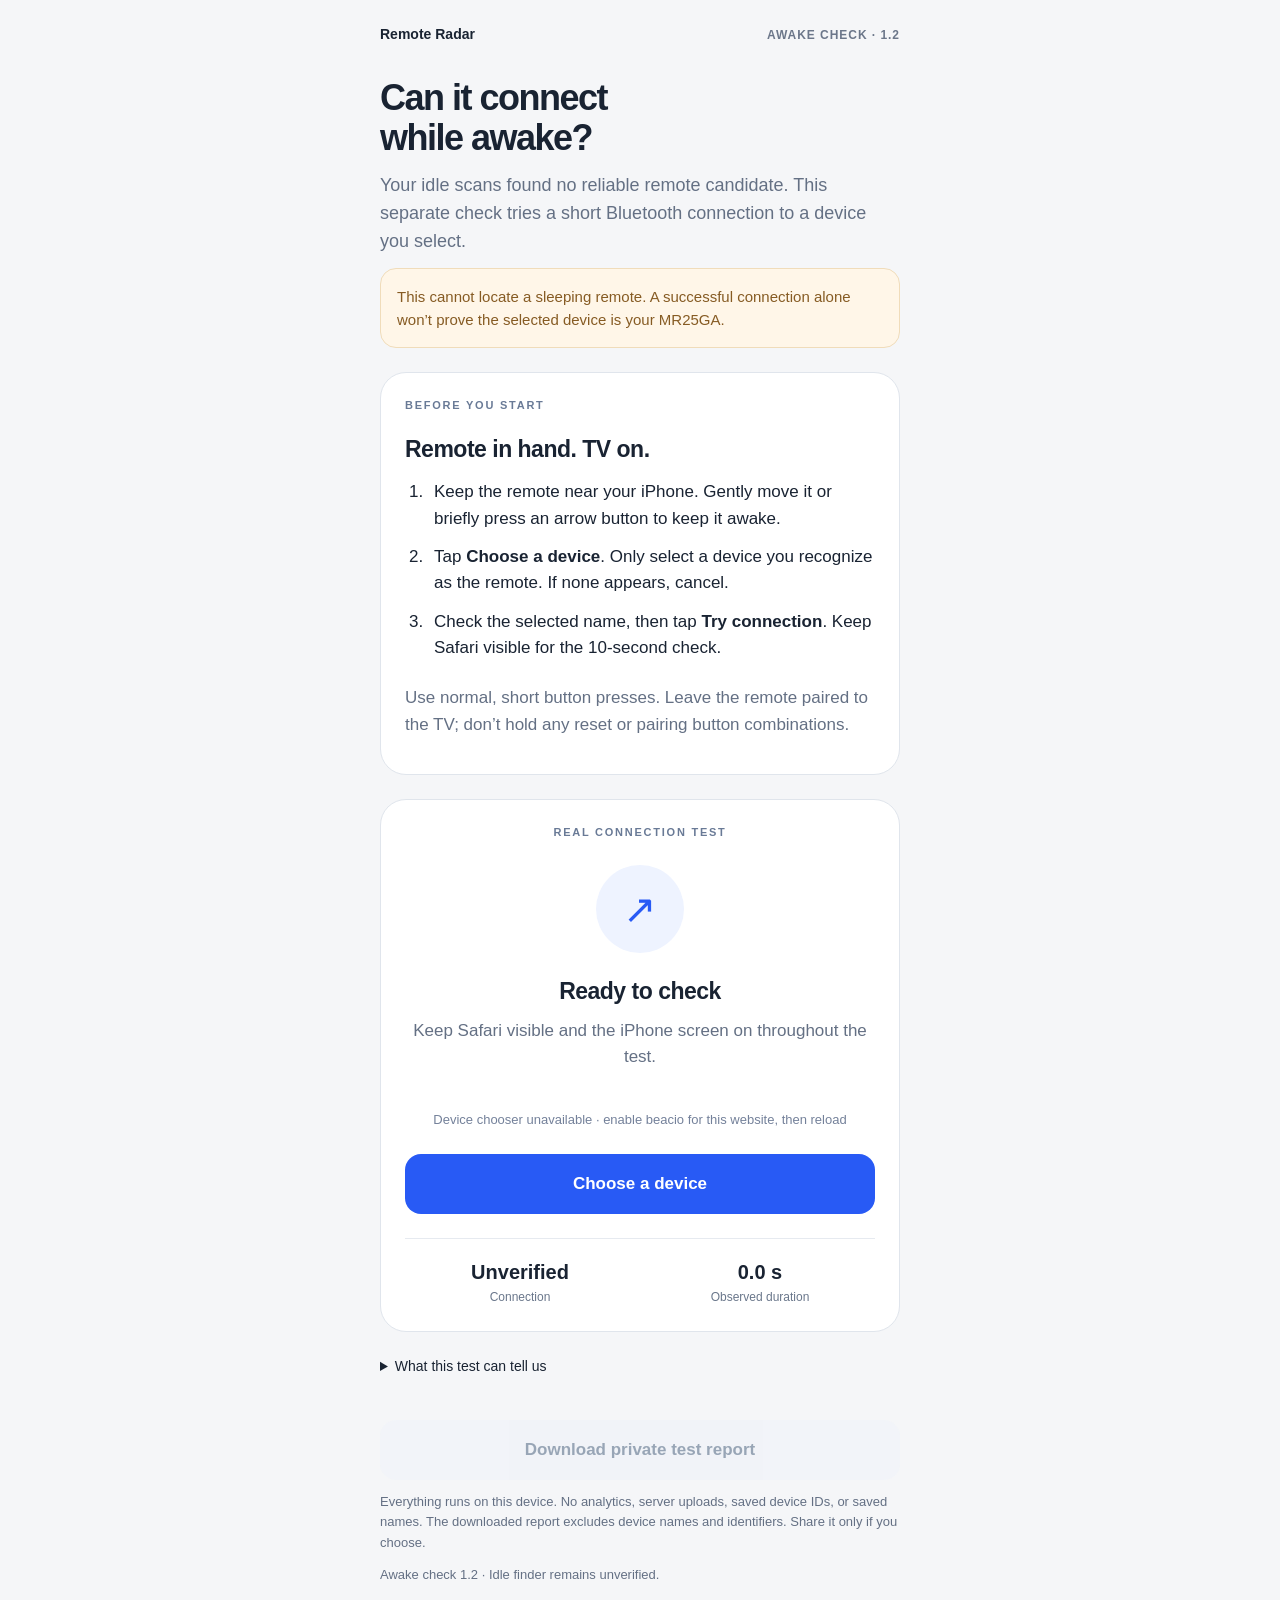
<file: index.html>
<!doctype html>
<html lang="en">
<head>
<meta charset="utf-8">
<meta name="viewport" content="width=device-width, initial-scale=1, viewport-fit=cover">
<meta http-equiv="Content-Security-Policy" content="default-src 'self'; script-src 'self' 'sha256-dL1ET6Zo+B0SYRmQPtdB9L42bR9EtvfwrxYq87eszLE='; style-src 'self' 'sha256-XTaTlitgotfKsFWmuGbfbDup3hBc/7Ta/2EwrWGKd/4='; connect-src 'none'; img-src 'self' data:; object-src 'none'; base-uri 'none'; form-action 'none'">
<meta name="referrer" content="no-referrer">
<meta name="description" content="A private, on-device awake Bluetooth connection diagnostic for Remote Radar.">
<title>Remote Radar · Awake connection check</title>
<link rel="icon" href="[data-uri]" type="image/svg+xml">
<style>
:root{color-scheme:light;font:17px/1.55 -apple-system,BlinkMacSystemFont,"Segoe UI",sans-serif;color:#192332;background:#f5f6f8}*{box-sizing:border-box}body{margin:0}main{max-width:560px;margin:auto;padding:calc(24px + env(safe-area-inset-top)) 20px calc(32px + env(safe-area-inset-bottom))}header{display:flex;justify-content:space-between;align-items:center;gap:12px;font-size:14px;font-weight:700}header span{color:#6c778a;font-size:12px;letter-spacing:.08em}h1{font-size:36px;line-height:1.12;letter-spacing:-1.5px;margin:32px 0 14px}h2{font-size:23px;letter-spacing:-.5px;line-height:1.25;margin:20px 0 12px}p{color:#647084;margin:12px 0}.intro{font-size:18px}section{background:white;border:1px solid #e0e5ec;border-radius:26px;padding:24px;margin:24px 0}.eyebrow{font-size:11px;letter-spacing:.16em;color:#697a96;font-weight:750;text-transform:uppercase}.symbol{display:grid;place-items:center;width:88px;height:88px;border-radius:50%;background:#eef3ff;color:#285af5;font-size:40px;margin:24px auto}#status-card{text-align:center}#status-card[data-state="monitoring"] .symbol{background:#e9f5ee;color:#247653}.steps{padding-left:23px;margin:16px 0 0}.steps li{padding:0 0 12px 6px}.note{background:#fff6e8;border:1px solid #f0dcba;border-radius:16px;padding:16px;color:#865b23;font-size:15px}.selected{overflow-wrap:anywhere;background:#f5f6f8;border-radius:14px;padding:14px;font-size:15px}.selected small{display:block;color:#67748b}button{font:inherit;font-weight:650;border:0;border-radius:16px;padding:17px;width:100%;cursor:pointer;min-height:56px;margin-top:12px;background:#285af5;color:#fff}button.secondary{background:#edf1f8;color:#294567}button:disabled{opacity:.45;cursor:default}button:focus-visible,a:focus-visible{outline:3px solid #8daaff;outline-offset:4px}[hidden]{display:none!important}.facts{display:flex;gap:10px;border-top:1px solid #e6eaf0;margin-top:24px;padding-top:18px}.facts div{flex:1;font-size:12px;color:#6a778b}.facts strong{display:block;color:#192332;font-size:20px}footer{font-size:13px;color:#69778a}a{color:#285af5}details{margin:20px 0;font-size:14px}summary{cursor:pointer;min-height:32px}details p{font-size:14px}.api{font-size:13px;color:#74819a}#message{min-height:80px}@media(max-width:360px){main{padding-left:14px;padding-right:14px}section{padding:20px}h1{font-size:32px}}

</style>
</head>
<body>
<main>
<header>Remote Radar <span>AWAKE CHECK · 1.2</span></header>
<h1>Can it connect<br>while awake?</h1>
<p class="intro">Your idle scans found no reliable remote candidate. This separate check tries a short Bluetooth connection to a device you select.</p>
<div class="note">This cannot locate a sleeping remote. A successful connection alone won’t prove the selected device is your MR25GA.</div>
<section aria-labelledby="prepare-title">
<div class="eyebrow">Before you start</div>
<h2 id="prepare-title">Remote in hand. TV on.</h2>
<ol class="steps">
<li>Keep the remote near your iPhone. Gently move it or briefly press an arrow button to keep it awake.</li>
<li>Tap <strong>Choose a device</strong>. Only select a device you recognize as the remote. If none appears, cancel.</li>
<li>Check the selected name, then tap <strong>Try connection</strong>. Keep Safari visible for the 10-second check.</li>
</ol>
<p>Use normal, short button presses. Leave the remote paired to the TV; don’t hold any reset or pairing button combinations.</p>
</section>
<section id="status-card" aria-labelledby="status">
<div class="eyebrow">Real connection test</div>
<div id="symbol" class="symbol" aria-hidden="true">↗</div>
<div role="status" aria-live="polite"><h2 id="status">Ready to check</h2><p id="message"></p></div>
<p id="api" class="api"></p>
<div id="selected" class="selected" hidden><small>Selected device · identity unconfirmed</small><strong id="device-name"></strong></div>
<p id="pending" class="note" hidden>A native Bluetooth request is still pending. Cancel its chooser or close this tab before retrying.</p>
<button id="choose" type="button">Choose a device</button>
<button id="connect" type="button" hidden>Try connection</button>
<button id="stop" class="secondary" type="button" hidden>Stop check</button>
<div class="facts"><div><strong id="result">Unverified</strong>Connection</div><div><strong id="duration">0.0 s</strong>Observed duration</div></div>
</section>
<details><summary>What this test can tell us</summary><p>It uses <code>requestDevice()</code> and <code>gatt.connect()</code>. As in beacio’s own scanner, it prefers the active <code>navigator.beacio</code> bridge when present, otherwise the standard <code>navigator.bluetooth</code> API. A remote already connected to the TV may not appear or accept another connection; this test cannot establish the cause of a failure.</p><p>No characteristics are read or written, and no pairing reset is requested. The page requests disconnection after 10 seconds, when you stop, or when you leave the page. A short connection may temporarily affect TV control.</p><p>The standard GATT connection API has no connected-device RSSI polling method. This page generates no distance or hot/cold readings. Device names can be duplicated or misleading.</p><p>API references: <a href="https://beacio.com/docs" target="_blank" rel="noopener noreferrer">beacio documentation</a> and <a href="https://developer.mozilla.org/en-US/docs/Web/API/BluetoothRemoteGATTServer" target="_blank" rel="noopener noreferrer">GATT connection API</a>.</p></details>
<button id="download" class="secondary" type="button" disabled>Download private test report</button>
<footer><p>Everything runs on this device. No analytics, server uploads, saved device IDs, or saved names. The downloaded report excludes device names and identifiers. Share it only if you choose.</p><p>Awake check 1.2 · Idle finder remains unverified.</p></footer>
<noscript><p>Enable JavaScript to run this test.</p></noscript>
</main>
<script type="module">
// This diagnostic never reads characteristics, writes to a device, or changes pairing.
function chooserSurface(nav = globalThis.navigator) {
  // Match beacio's own free scanner: its active bridge can coexist with a
  // dormant navigator.bluetooth facade. Resolve at the tap, not page load.
  if (typeof nav?.beacio?.requestDevice === 'function') {
    return { bluetooth: nav.beacio, source: 'navigator.beacio' };
  }
  return { bluetooth: nav?.bluetooth, source: 'navigator.bluetooth' };
}
class AwakeCheck {
  constructor({ bluetooth, resolveChooser = chooserSurface, onChange = () => {},
    now = () => performance.now(), later = (fn, ms) => globalThis.setTimeout(fn, ms),
    clear = id => globalThis.clearTimeout(id) } = {}) {
    Object.assign(this, { bluetooth, resolveChooser, onChange, now, later, clear });
    this.state = 'ready'; this.pending = false; this.serial = 0;
    this.device = null; this.timer = null; this.record = {};
  }
  notify(state) { this.state = state; this.onChange(this); }
  stopRadio() {
    this.clear(this.timer);
    if (this.device && this.listener) this.device.removeEventListener('gattserverdisconnected', this.listener);
    this.listener = null;
    if (this.startedAt !== undefined) {
      this.record.observedConnectionMs = Math.max(0, Math.round(this.now() - this.startedAt));
      this.startedAt = undefined;
    }
    // Also attempt cancellation if the native connect call is still pending.
    if (this.connectAttempted) {
      try { this.device?.gatt?.disconnect(); } catch { this.record.cleanupFailed = true; }
    }
    this.connectAttempted = false;
  }
  finish(state) {
    this.serial++; this.stopRadio();
    this.notify(this.record.cleanupFailed ? 'cleanup-failed' : state);
  }
  cancel(reason = 'user-stopped') {
    if (!['choosing', 'connecting', 'monitoring', 'selected'].includes(this.state)) return;
    this.record.stopReason = reason; this.finish('stopped');
  }
  async choose() {
    if (this.pending || this.record.cleanupFailed || ['choosing', 'connecting', 'monitoring'].includes(this.state)) return;
    this.stopRadio(); this.device = null;
    const surface = this.bluetooth === undefined ? this.resolveChooser() : { bluetooth: this.bluetooth, source: 'injected-test-surface' };
    const bluetooth = surface.bluetooth;
    this.record = { version: 'awake-1.2', apiSource: surface.source, requestDeviceAvailable: typeof bluetooth?.requestDevice === 'function',
      chooserSelected: false, gattAvailable: false, connectedObserved: false, observedConnectionMs: 0 };
    if (!this.record.requestDeviceAvailable) { this.notify('unavailable'); return; }
    const serial = ++this.serial;
    this.pending = true; this.notify('choosing');
    this.timer = this.later(() => { this.record.stopReason = 'chooser-timeout'; this.finish('timed-out'); }, 60000);
    try {
      // Called synchronously by the button handler: keep Safari's user activation.
      const device = await bluetooth.requestDevice({ acceptAllDevices: true });
      if (serial !== this.serial) return;
      this.clear(this.timer); this.device = device;
      this.record.chooserSelected = true;
      this.record.gattAvailable = typeof device?.gatt?.connect === 'function';
      this.notify(this.record.gattAvailable ? 'selected' : 'no-gatt');
    } catch (error) {
      if (serial !== this.serial) return;
      this.clear(this.timer);
      this.record.errorName = safeError(error);
      this.notify(error?.name === 'NotFoundError' ? 'chooser-closed' : 'choose-failed');
    } finally { this.pending = false; this.onChange(this); }
  }
  async connect() {
    if (this.state !== 'selected' || this.pending) return;
    const serial = ++this.serial, device = this.device;
    this.pending = true; this.connectAttempted = true; this.notify('connecting');
    this.timer = this.later(() => { this.record.stopReason = 'connect-timeout'; this.finish('timed-out'); }, 15000);
    try {
      const server = await device.gatt.connect();
      if (serial !== this.serial) { try { server.disconnect(); } catch {} return; }
      this.clear(this.timer);
      if (server.connected !== true) { this.finish('not-connected'); return; }
      this.record.connectedObserved = true; this.startedAt = this.now();
      this.listener = () => { this.record.stopReason = 'device-disconnected'; this.finish('disconnected'); };
      device.addEventListener('gattserverdisconnected', this.listener);
      this.notify('monitoring');
      this.timer = this.later(() => this.finish('complete'), 10000);
    } catch (error) {
      if (serial !== this.serial) return;
      this.record.errorName = safeError(error); this.finish('connect-failed');
    } finally { this.pending = false; this.onChange(this); }
  }
  report() {
    // Names, device IDs, raw error messages, and advertising data stay out of exports.
    return { ...this.record, result: this.state, nativeRequestPending: this.pending,
      identityVerified: false, idleFinderVerified: false, connectedRSSIMeasured: false };
  }
}
function safeError(error) {
  const allowed = ['NotFoundError', 'NotAllowedError', 'SecurityError', 'NetworkError',
    'NotSupportedError', 'InvalidStateError', 'AbortError', 'TypeError'];
  return allowed.includes(error?.name) ? error.name : 'OtherError';
}

const $ = id => document.getElementById(id);
const messages = {
  ready: ['Ready to check', 'Keep Safari visible and the iPhone screen on throughout the test.'],
  unavailable: ['Bluetooth API unavailable', 'Enable beacio for this HTTPS website in iPhone Safari, then reload.'],
  choosing: ['Choose carefully', 'Only select a device you recognize as the remote. If none appears, cancel the chooser.'],
  selected: ['Device selected · identity unconfirmed', 'Check the selected name below. Continue only if this is the device you intend to test.'],
  'no-gatt': ['Connection API unavailable', 'The selected device does not expose a usable GATT connection API here.'],
  connecting: ['Trying a connection…', 'Gently move the remote or briefly press an arrow button. Keep Safari open.'],
  monitoring: ['Connection observed', 'Checking whether it stays connected for 10 seconds. This does not verify the device is your remote.'],
  complete: ['Connection check complete', 'A connection was observed for the short check and disconnection was requested. Remote identity and idle detection remain unverified.'],
  'cleanup-failed': ['Disconnection could not be confirmed', 'The disconnect API failed. Close this tab before trying again. No further connection requests will be started here.'],
  disconnected: ['Connection ended early', 'The selected device connected, then disconnected before the 10-second check finished.'],
  'not-connected': ['No connection confirmed', 'The API returned without reporting an active connection.'],
  'connect-failed': ['Connection failed', 'The selected device could not be connected through this API. This does not establish why.'],
  'choose-failed': ['Device selection failed', 'Check Safari’s beacio permission, then try again.'],
  'chooser-closed': ['No device selected', 'If the awake remote never appeared, this route has not made it reachable.'],
  'timed-out': ['Request timed out', 'Cancel any open Bluetooth chooser. If a native request is still pending, close this tab before trying again.'],
  'page-error': ['The page hit an error', 'Close this tab before trying again. This is a page error, not evidence about your remote. You can download the private report below.'],
  stopped: ['Check stopped', 'The check stopped and requested disconnection. Keep this page visible to run a new check.']
};
const check = new AwakeCheck({ onChange: render });
function render() {
  const [title, message] = messages[check.state];
  $('status').textContent = title; $('message').textContent = message;
  $('status-card').dataset.state = check.state;
  $('symbol').textContent = check.state === 'monitoring' ? '✓' : '↗';
  $('choose').disabled = check.pending || check.record.cleanupFailed || ['choosing', 'connecting', 'monitoring', 'page-error'].includes(check.state);
  $('connect').hidden = check.state !== 'selected';
  $('stop').hidden = !['choosing', 'connecting', 'monitoring', 'selected'].includes(check.state);
  $('selected').hidden = !check.device;
  $('device-name').textContent = check.device?.name || 'Unnamed device';
  const surface = chooserSurface();
  $('api').textContent = typeof surface.bluetooth?.requestDevice === 'function'
    ? surface.source === 'navigator.beacio' ? 'beacio active bridge available' : 'Standard device chooser available'
    : 'Device chooser unavailable · enable beacio for this website, then reload';
  $('result').textContent = check.record.connectedObserved ? 'Observed' : 'Unverified';
  $('duration').textContent = check.state === 'monitoring' ? 'Checking…' : `${((check.record.observedConnectionMs || 0) / 1000).toFixed(1)} s`;
  $('pending').hidden = !check.pending || ['choosing', 'connecting'].includes(check.state);
  $('download').disabled = !check.record.version || ['choosing', 'connecting', 'monitoring'].includes(check.state);
}
function showPageError(error) {
  // Keep untrusted raw errors/device identifiers out of the page and report.
  try { check.cancel('page-error'); } catch {}
  check.record.version = 'awake-1.2';
  check.record.pageError = true;
  check.record.errorName = error?.name === 'TypeError' ? 'TypeError' : 'OtherError';
  check.notify('page-error');
}
$('choose').addEventListener('click', () => { check.choose().catch(showPageError); });
$('connect').addEventListener('click', () => { check.connect().catch(showPageError); });
$('stop').addEventListener('click', () => check.cancel());
document.addEventListener('visibilitychange', () => { if (document.hidden) check.cancel('page-hidden'); });
window.addEventListener('pagehide', () => check.cancel('page-left'));
window.addEventListener('beacio:extension:ready', render);
$('download').addEventListener('click', () => {
  const url = URL.createObjectURL(new Blob([JSON.stringify(check.report(), null, 2)], { type: 'application/json' }));
  const a = document.createElement('a'); a.href = url; a.download = 'remote-radar-awake-report.json'; a.click();
  setTimeout(() => URL.revokeObjectURL(url), 1000);
});
render();

</script>
</body>
</html>
</file>
